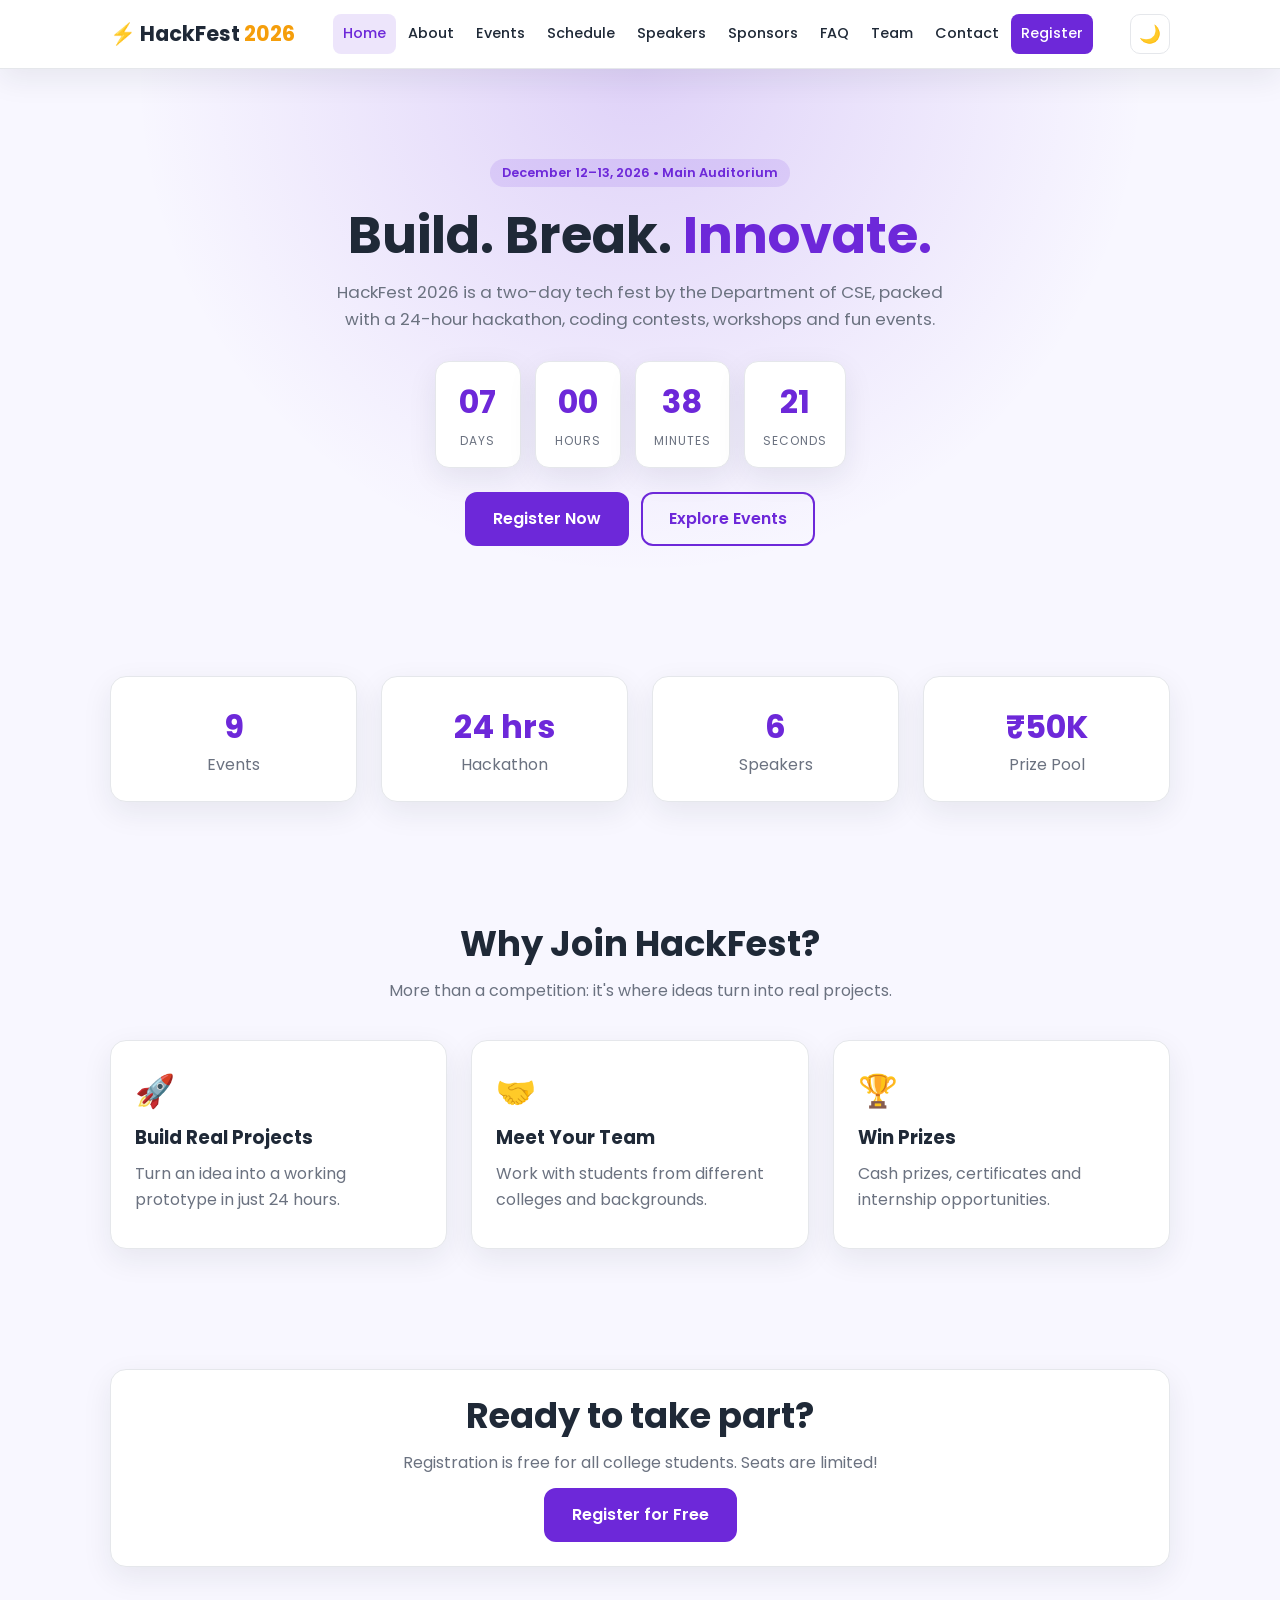
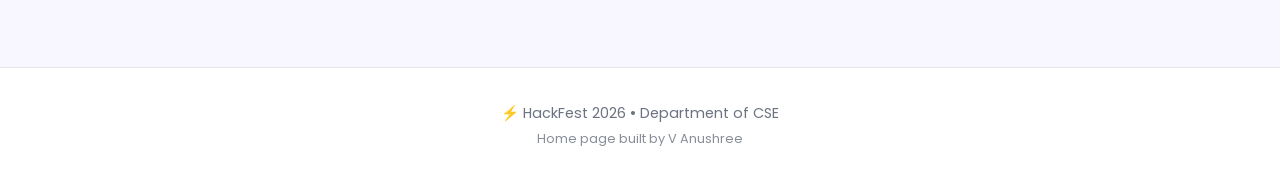
<file: index.html>
<!DOCTYPE html>
<html lang="en">
<head>
<meta charset="UTF-8">
<meta name="viewport" content="width=device-width, initial-scale=1.0">
<title>HackFest 2026 | CSE Tech Fest</title>
<link rel="stylesheet" href="css/base.css">
<link rel="stylesheet" href="css/layout.css">
<link rel="stylesheet" href="css/components.css">
<script src="js/theme.js" defer></script>
<script src="js/nav.js" defer></script>
<script src="js/countdown.js" defer></script>
</head>
<body>
<header class="site-header">
<div class="container nav">
<a href="index.html" class="logo">⚡ HackFest<span>2026</span></a>
<nav id="navLinks" class="nav-links">
<a href="index.html">Home</a>
<a href="about.html">About</a>
<a href="events.html">Events</a>
<a href="schedule.html">Schedule</a>
<a href="speakers.html">Speakers</a>
<a href="sponsors.html">Sponsors</a>
<a href="faq.html">FAQ</a>
<a href="team.html">Team</a>
<a href="contact.html">Contact</a>
<a href="register.html" class="nav-cta">Register</a>
</nav>
<div class="nav-actions">
<button id="themeToggle" class="icon-btn" aria-label="Toggle dark mode">🌙</button>
<button id="menuToggle" class="icon-btn menu-toggle" aria-label="Open menu">☰</button>
</div>
</div>
</header>

<main>
<section class="hero">
<div class="container">
<span class="badge">December 12–13, 2026 • Main Auditorium</span>
<h1>Build. Break. <span class="highlight">Innovate.</span></h1>
<p>HackFest 2026 is a two-day tech fest by the Department of CSE, packed with a 24-hour hackathon, coding contests, workshops and fun events.</p>

<div class="countdown">
<div class="time-box"><span id="days">00</span><small>Days</small></div>
<div class="time-box"><span id="hours">00</span><small>Hours</small></div>
<div class="time-box"><span id="minutes">00</span><small>Minutes</small></div>
<div class="time-box"><span id="seconds">00</span><small>Seconds</small></div>
</div>
<p id="countdownMessage"></p>

<div class="hero-actions">
<a href="register.html" class="btn">Register Now</a>
<a href="events.html" class="btn btn-outline">Explore Events</a>
</div>
</div>
</section>

<section class="section">
<div class="container grid grid-4">
<div class="card stat"><strong>9</strong><span class="text-muted">Events</span></div>
<div class="card stat"><strong>24 hrs</strong><span class="text-muted">Hackathon</span></div>
<div class="card stat"><strong>6</strong><span class="text-muted">Speakers</span></div>
<div class="card stat"><strong>₹50K</strong><span class="text-muted">Prize Pool</span></div>
</div>
</section>

<section class="section">
<div class="container">
<div class="section-title">
<h2>Why Join HackFest?</h2>
<p>More than a competition: it's where ideas turn into real projects.</p>
</div>
<div class="grid grid-3">
<div class="card">
<div class="card-icon">🚀</div>
<h3>Build Real Projects</h3>
<p class="text-muted">Turn an idea into a working prototype in just 24 hours.</p>
</div>
<div class="card">
<div class="card-icon">🤝</div>
<h3>Meet Your Team</h3>
<p class="text-muted">Work with students from different colleges and backgrounds.</p>
</div>
<div class="card">
<div class="card-icon">🏆</div>
<h3>Win Prizes</h3>
<p class="text-muted">Cash prizes, certificates and internship opportunities.</p>
</div>
</div>
</div>
</section>

<section class="section">
<div class="container">
<div class="card text-center">
<h2>Ready to take part?</h2>
<p class="text-muted">Registration is free for all college students. Seats are limited!</p>
<a href="register.html" class="btn">Register for Free</a>
</div>
</div>
</section>
</main>

<footer class="site-footer">
<div class="container">
<p>⚡ HackFest 2026 • Department of CSE</p>
<p class="credit">Home page built by V Anushree</p>
</div>
</footer>
</body>
</html>
</file>
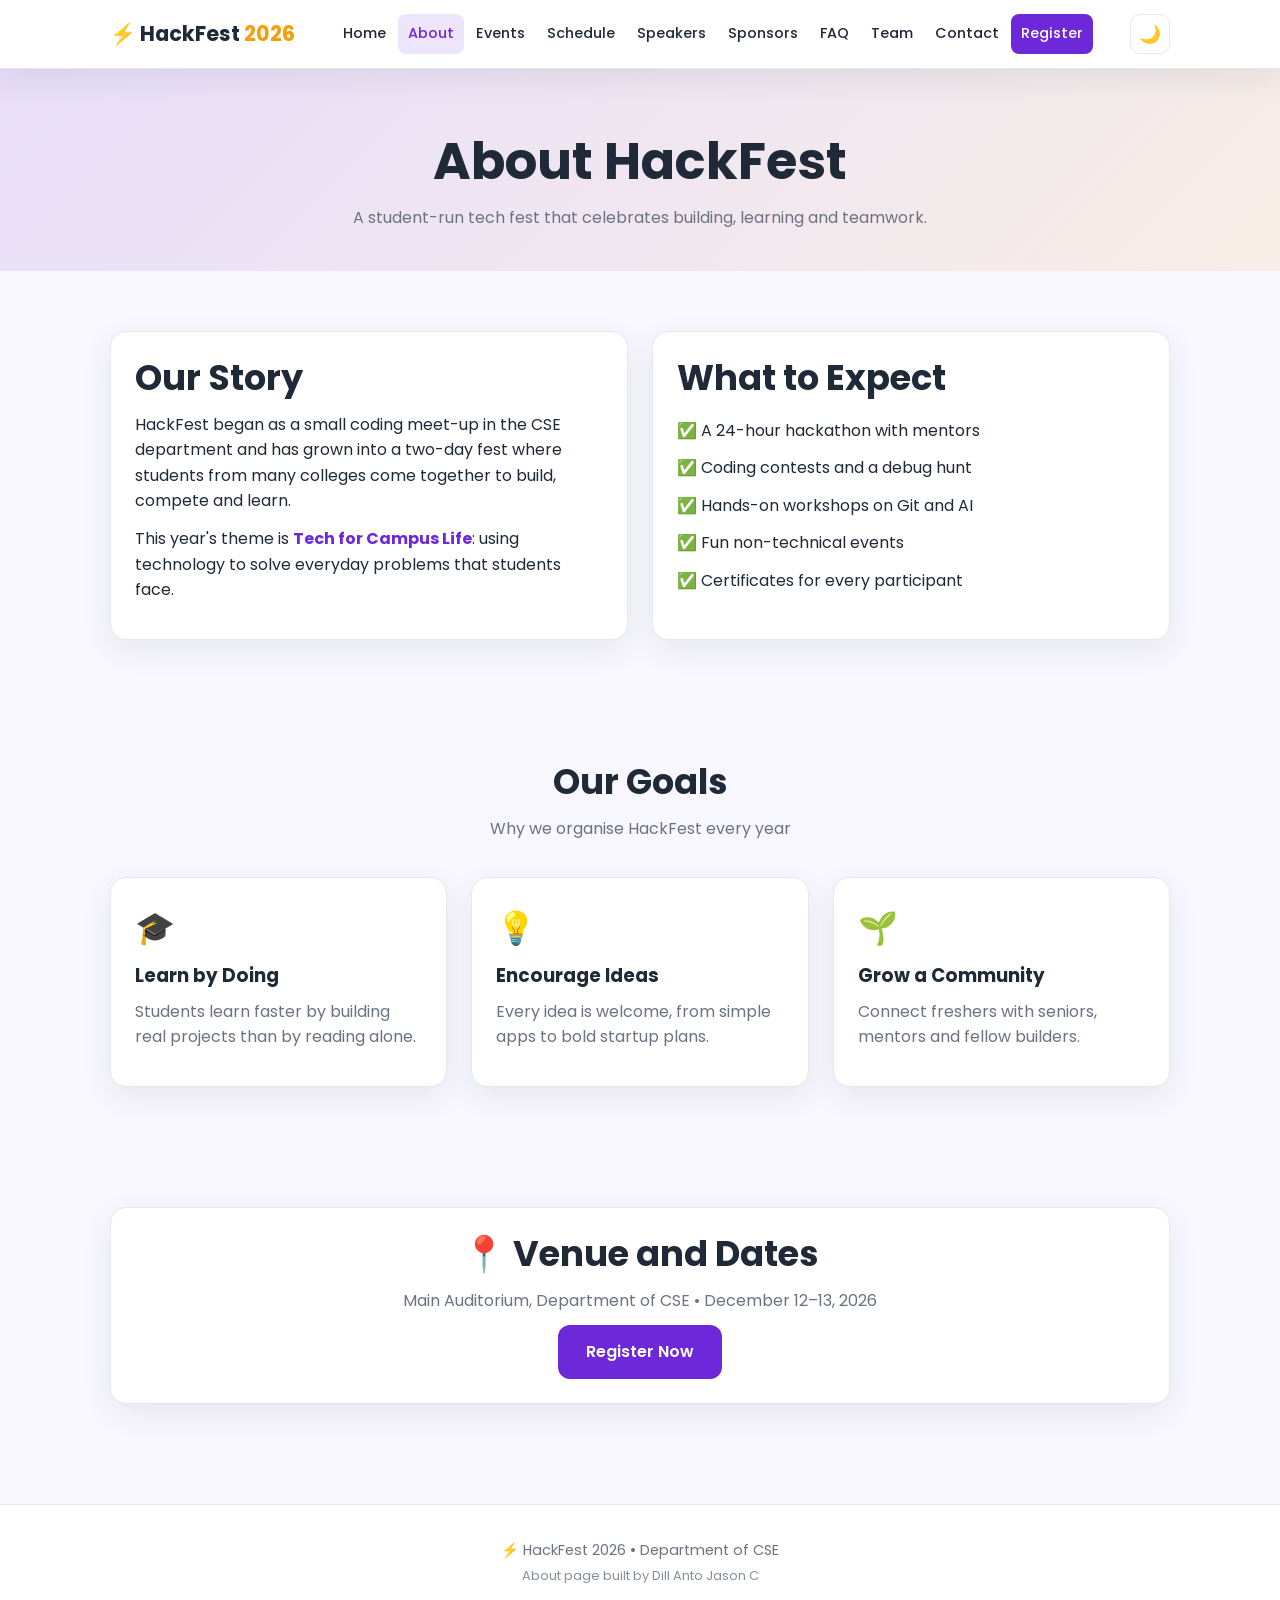
<file: about.html>
<!DOCTYPE html>
<html lang="en">
<head>
<meta charset="UTF-8">
<meta name="viewport" content="width=device-width, initial-scale=1.0">
<title>About | HackFest 2026</title>
<link rel="stylesheet" href="css/base.css">
<link rel="stylesheet" href="css/layout.css">
<link rel="stylesheet" href="css/components.css">
<script src="js/theme.js" defer></script>
<script src="js/nav.js" defer></script>
</head>
<body>
<header class="site-header">
<div class="container nav">
<a href="index.html" class="logo">⚡ HackFest<span>2026</span></a>
<nav id="navLinks" class="nav-links">
<a href="index.html">Home</a>
<a href="about.html">About</a>
<a href="events.html">Events</a>
<a href="schedule.html">Schedule</a>
<a href="speakers.html">Speakers</a>
<a href="sponsors.html">Sponsors</a>
<a href="faq.html">FAQ</a>
<a href="team.html">Team</a>
<a href="contact.html">Contact</a>
<a href="register.html" class="nav-cta">Register</a>
</nav>
<div class="nav-actions">
<button id="themeToggle" class="icon-btn" aria-label="Toggle dark mode">🌙</button>
<button id="menuToggle" class="icon-btn menu-toggle" aria-label="Open menu">☰</button>
</div>
</div>
</header>

<main>
<section class="page-hero">
<div class="container">
<h1>About HackFest</h1>
<p>A student-run tech fest that celebrates building, learning and teamwork.</p>
</div>
</section>

<section class="section">
<div class="container grid grid-2">
<div class="card">
<h2>Our Story</h2>
<p>HackFest began as a small coding meet-up in the CSE department and has grown into a two-day fest where students from many colleges come together to build, compete and learn.</p>
<p>This year's theme is <strong class="highlight">Tech for Campus Life</strong>: using technology to solve everyday problems that students face.</p>
</div>
<div class="card">
<h2>What to Expect</h2>
<ul class="check-list">
<li>✅ A 24-hour hackathon with mentors</li>
<li>✅ Coding contests and a debug hunt</li>
<li>✅ Hands-on workshops on Git and AI</li>
<li>✅ Fun non-technical events</li>
<li>✅ Certificates for every participant</li>
</ul>
</div>
</div>
</section>

<section class="section">
<div class="container">
<div class="section-title">
<h2>Our Goals</h2>
<p>Why we organise HackFest every year</p>
</div>
<div class="grid grid-3">
<div class="card">
<div class="card-icon">🎓</div>
<h3>Learn by Doing</h3>
<p class="text-muted">Students learn faster by building real projects than by reading alone.</p>
</div>
<div class="card">
<div class="card-icon">💡</div>
<h3>Encourage Ideas</h3>
<p class="text-muted">Every idea is welcome, from simple apps to bold startup plans.</p>
</div>
<div class="card">
<div class="card-icon">🌱</div>
<h3>Grow a Community</h3>
<p class="text-muted">Connect freshers with seniors, mentors and fellow builders.</p>
</div>
</div>
</div>
</section>

<section class="section">
<div class="container">
<div class="card text-center">
<h2>📍 Venue and Dates</h2>
<p class="text-muted">Main Auditorium, Department of CSE • December 12–13, 2026</p>
<a href="register.html" class="btn">Register Now</a>
</div>
</div>
</section>
</main>

<footer class="site-footer">
<div class="container">
<p>⚡ HackFest 2026 • Department of CSE</p>
<p class="credit">About page built by Dill Anto Jason C</p>
</div>
</footer>
</body>
</html>
</file>
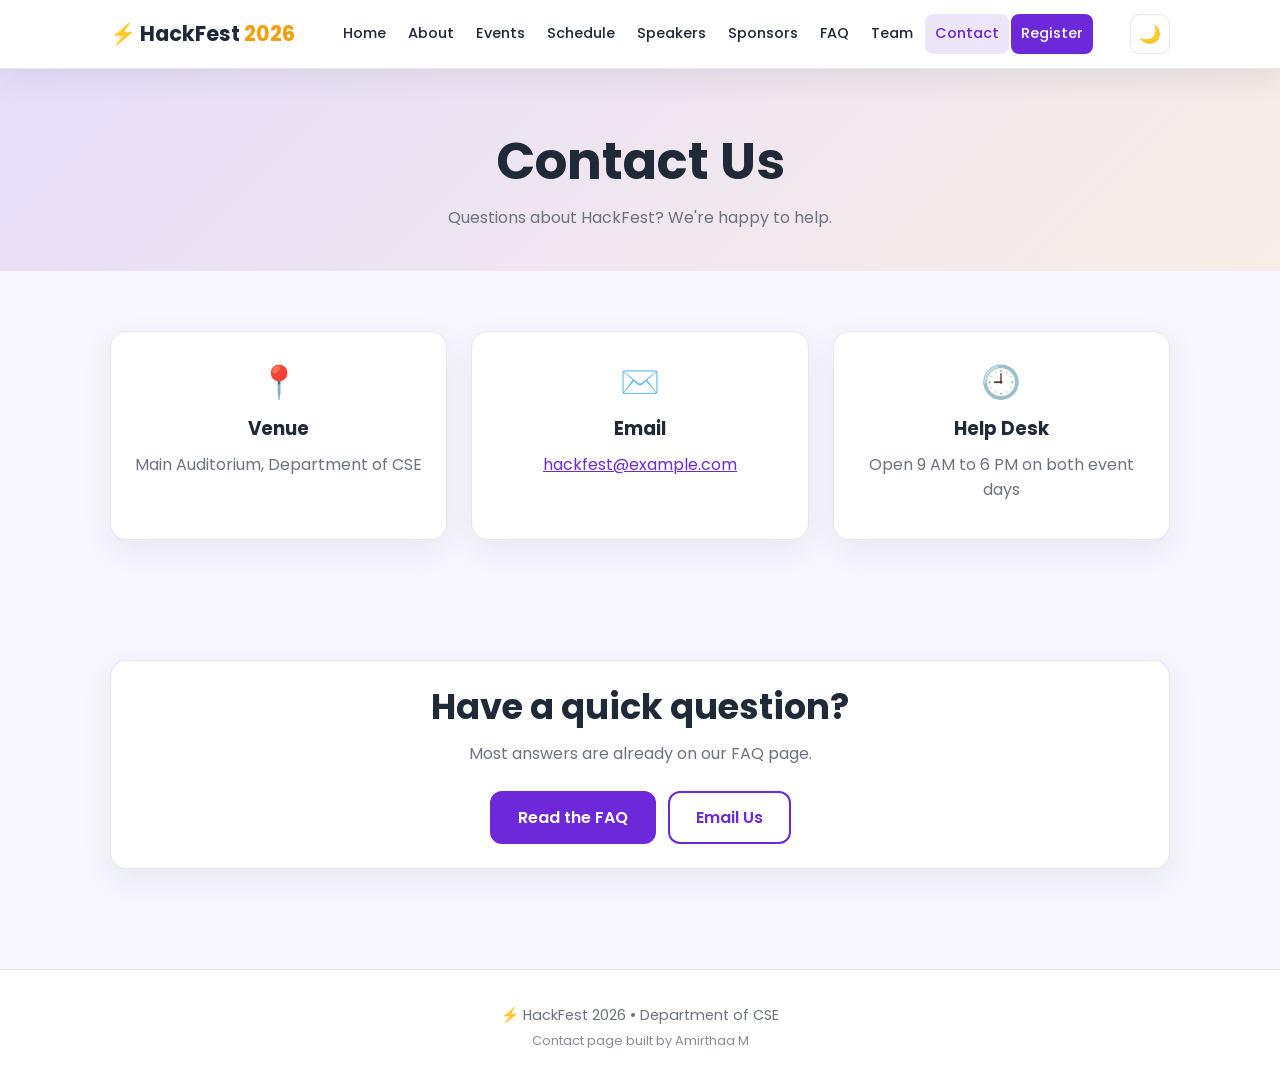
<file: contact.html>
<!DOCTYPE html>
<html lang="en">
<head>
<meta charset="UTF-8">
<meta name="viewport" content="width=device-width, initial-scale=1.0">
<title>Contact | HackFest 2026</title>
<link rel="stylesheet" href="css/base.css">
<link rel="stylesheet" href="css/layout.css">
<link rel="stylesheet" href="css/components.css">
<script src="js/theme.js" defer></script>
<script src="js/nav.js" defer></script>
</head>
<body>
<header class="site-header">
<div class="container nav">
<a href="index.html" class="logo">⚡ HackFest<span>2026</span></a>
<nav id="navLinks" class="nav-links">
<a href="index.html">Home</a>
<a href="about.html">About</a>
<a href="events.html">Events</a>
<a href="schedule.html">Schedule</a>
<a href="speakers.html">Speakers</a>
<a href="sponsors.html">Sponsors</a>
<a href="faq.html">FAQ</a>
<a href="team.html">Team</a>
<a href="contact.html">Contact</a>
<a href="register.html" class="nav-cta">Register</a>
</nav>
<div class="nav-actions">
<button id="themeToggle" class="icon-btn" aria-label="Toggle dark mode">🌙</button>
<button id="menuToggle" class="icon-btn menu-toggle" aria-label="Open menu">☰</button>
</div>
</div>
</header>

<main>
<section class="page-hero">
<div class="container">
<h1>Contact Us</h1>
<p>Questions about HackFest? We're happy to help.</p>
</div>
</section>

<section class="section">
<div class="container grid grid-3">
<div class="card text-center">
<div class="card-icon">📍</div>
<h3>Venue</h3>
<p class="text-muted">Main Auditorium, Department of CSE</p>
</div>
<div class="card text-center">
<div class="card-icon">✉️</div>
<h3>Email</h3>
<p><a href="mailto:hackfest@example.com">hackfest@example.com</a></p>
</div>
<div class="card text-center">
<div class="card-icon">🕘</div>
<h3>Help Desk</h3>
<p class="text-muted">Open 9 AM to 6 PM on both event days</p>
</div>
</div>
</section>

<section class="section">
<div class="container">
<div class="card text-center">
<h2>Have a quick question?</h2>
<p class="text-muted">Most answers are already on our FAQ page.</p>
<div class="hero-actions">
<a href="faq.html" class="btn">Read the FAQ</a>
<a href="mailto:hackfest@example.com" class="btn btn-outline">Email Us</a>
</div>
</div>
</div>
</section>
</main>

<footer class="site-footer">
<div class="container">
<p>⚡ HackFest 2026 • Department of CSE</p>
<p class="credit">Contact page built by Amirthaa M</p>
</div>
</footer>
</body>
</html>
</file>
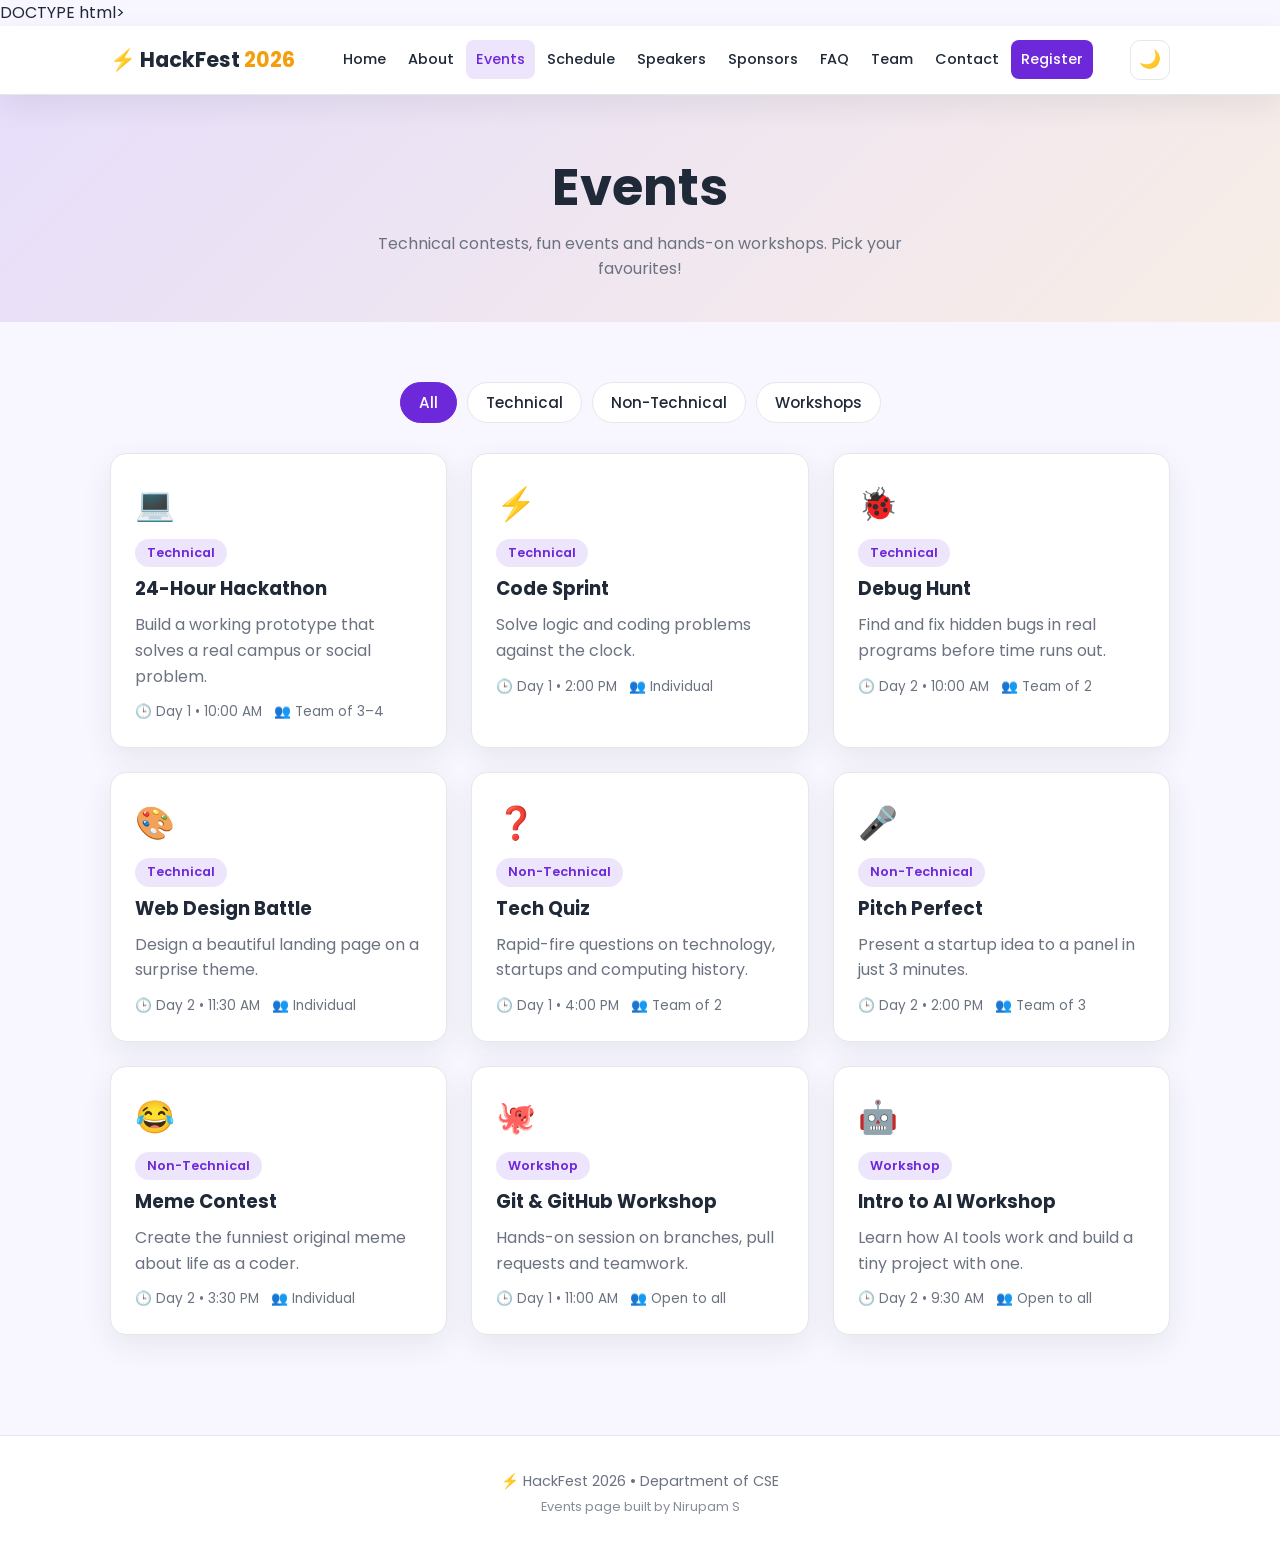
<file: events.html>
DOCTYPE html>	
<html lang="en">
<head>
<meta charset="UTF-8">
<meta name="viewport" content="width=device-width, initial-scale=1.0">
<title>Events | HackFest 2026</title>
<link rel="stylesheet" href="css/base.css">
<link rel="stylesheet" href="css/layout.css">
<link rel="stylesheet" href="css/components.css">
<script src="js/theme.js" defer></script>
<script src="js/nav.js" defer></script>
<script src="js/events.js" defer></script>
</head>
<body>
<header class="site-header">
<div class="container nav">
<a href="index.html" class="logo">⚡ HackFest<span>2026</span></a>
<nav id="navLinks" class="nav-links">
<a href="index.html">Home</a>
<a href="about.html">About</a>
<a href="events.html">Events</a>
<a href="schedule.html">Schedule</a>
<a href="speakers.html">Speakers</a>
<a href="sponsors.html">Sponsors</a>
<a href="faq.html">FAQ</a>
<a href="team.html">Team</a>
<a href="contact.html">Contact</a>
<a href="register.html" class="nav-cta">Register</a>
</nav>
<div class="nav-actions">
<button id="themeToggle" class="icon-btn" aria-label="Toggle dark mode">🌙</button>
<button id="menuToggle" class="icon-btn menu-toggle" aria-label="Open menu">☰</button>
</div>
</div>
</header>

<main>
<section class="page-hero">
<div class="container">
<h1>Events</h1>
<p>Technical contests, fun events and hands-on workshops. Pick your favourites!</p>
</div>
</section>

<section class="section">
<div class="container">
<div class="filters">
<button class="filter-btn active" data-filter="all">All</button>
<button class="filter-btn" data-filter="technical">Technical</button>
<button class="filter-btn" data-filter="non-technical">Non-Technical</button>
<button class="filter-btn" data-filter="workshop">Workshops</button>
</div>

<div id="eventsGrid" class="grid grid-3"></div>
</div>
</section>
</main>

<footer class="site-footer">
<div class="container">
<p>⚡ HackFest 2026 • Department of CSE</p>
<p class="credit">Events page built by Nirupam S</p>
</div>
</footer>
</body>
</html>
</file>
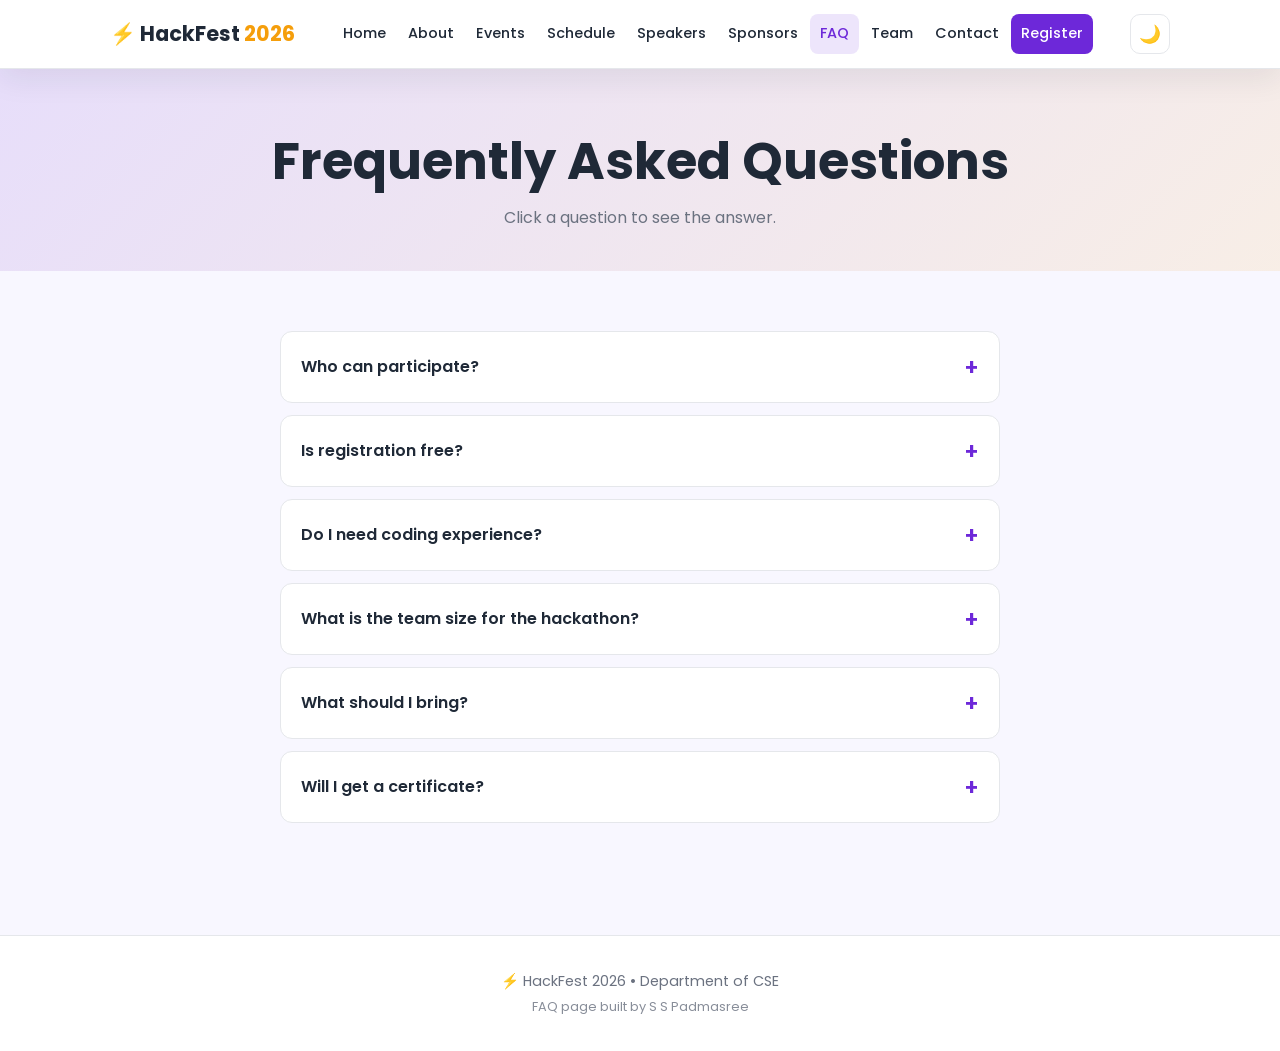
<file: faq.html>
<!DOCTYPE html>
<html lang="en">
<head>
<meta charset="UTF-8">
<meta name="viewport" content="width=device-width, initial-scale=1.0">
<title>FAQ | HackFest 2026</title>
<link rel="stylesheet" href="css/base.css">
<link rel="stylesheet" href="css/layout.css">
<link rel="stylesheet" href="css/components.css">
<script src="js/theme.js" defer></script>
<script src="js/nav.js" defer></script>
<script src="js/faq.js" defer></script>
</head>
<body>
<header class="site-header">
<div class="container nav">
<a href="index.html" class="logo">⚡ HackFest<span>2026</span></a>
<nav id="navLinks" class="nav-links">
<a href="index.html">Home</a>
<a href="about.html">About</a>
<a href="events.html">Events</a>
<a href="schedule.html">Schedule</a>
<a href="speakers.html">Speakers</a>
<a href="sponsors.html">Sponsors</a>
<a href="faq.html">FAQ</a>
<a href="team.html">Team</a>
<a href="contact.html">Contact</a>
<a href="register.html" class="nav-cta">Register</a>
</nav>
<div class="nav-actions">
<button id="themeToggle" class="icon-btn" aria-label="Toggle dark mode">🌙</button>
<button id="menuToggle" class="icon-btn menu-toggle" aria-label="Open menu">☰</button>
</div>
</div>
</header>

<main>
<section class="page-hero">
<div class="container">
<h1>Frequently Asked Questions</h1>
<p>Click a question to see the answer.</p>
</div>
</section>

<section class="section">
<div class="container faq-list">
<div class="faq-item">
<button class="faq-question" aria-expanded="false"><span>Who can participate?</span><span class="icon">+</span></button>
<div class="faq-answer" hidden><p>Any college student can take part, from first year to final year, from any department.</p></div>
</div>
<div class="faq-item">
<button class="faq-question" aria-expanded="false"><span>Is registration free?</span><span class="icon">+</span></button>
<div class="faq-answer" hidden><p>Yes. Registration is completely free, but seats are limited, so register early.</p></div>
</div>
<div class="faq-item">
<button class="faq-question" aria-expanded="false"><span>Do I need coding experience?</span><span class="icon">+</span></button>
<div class="faq-answer" hidden><p>No. Beginners are welcome. Workshops and non-technical events need no coding at all.</p></div>
</div>
<div class="faq-item">
<button class="faq-question" aria-expanded="false"><span>What is the team size for the hackathon?</span><span class="icon">+</span></button>
<div class="faq-answer" hidden><p>Teams have 3 to 4 members. You can also come alone and find a team on Day 1.</p></div>
</div>
<div class="faq-item">
<button class="faq-question" aria-expanded="false"><span>What should I bring?</span><span class="icon">+</span></button>
<div class="faq-answer" hidden><p>Your laptop, charger, college ID card and lots of energy!</p></div>
</div>
<div class="faq-item">
<button class="faq-question" aria-expanded="false"><span>Will I get a certificate?</span><span class="icon">+</span></button>
<div class="faq-answer" hidden><p>Yes. Every participant gets a certificate, and winners receive prizes too.</p></div>
</div>
</div>
</section>
</main>

<footer class="site-footer">
<div class="container">
<p>⚡ HackFest 2026 • Department of CSE</p>
<p class="credit">FAQ page built by S S Padmasree</p>
</div>
</footer>
</body>
</html>
</file>
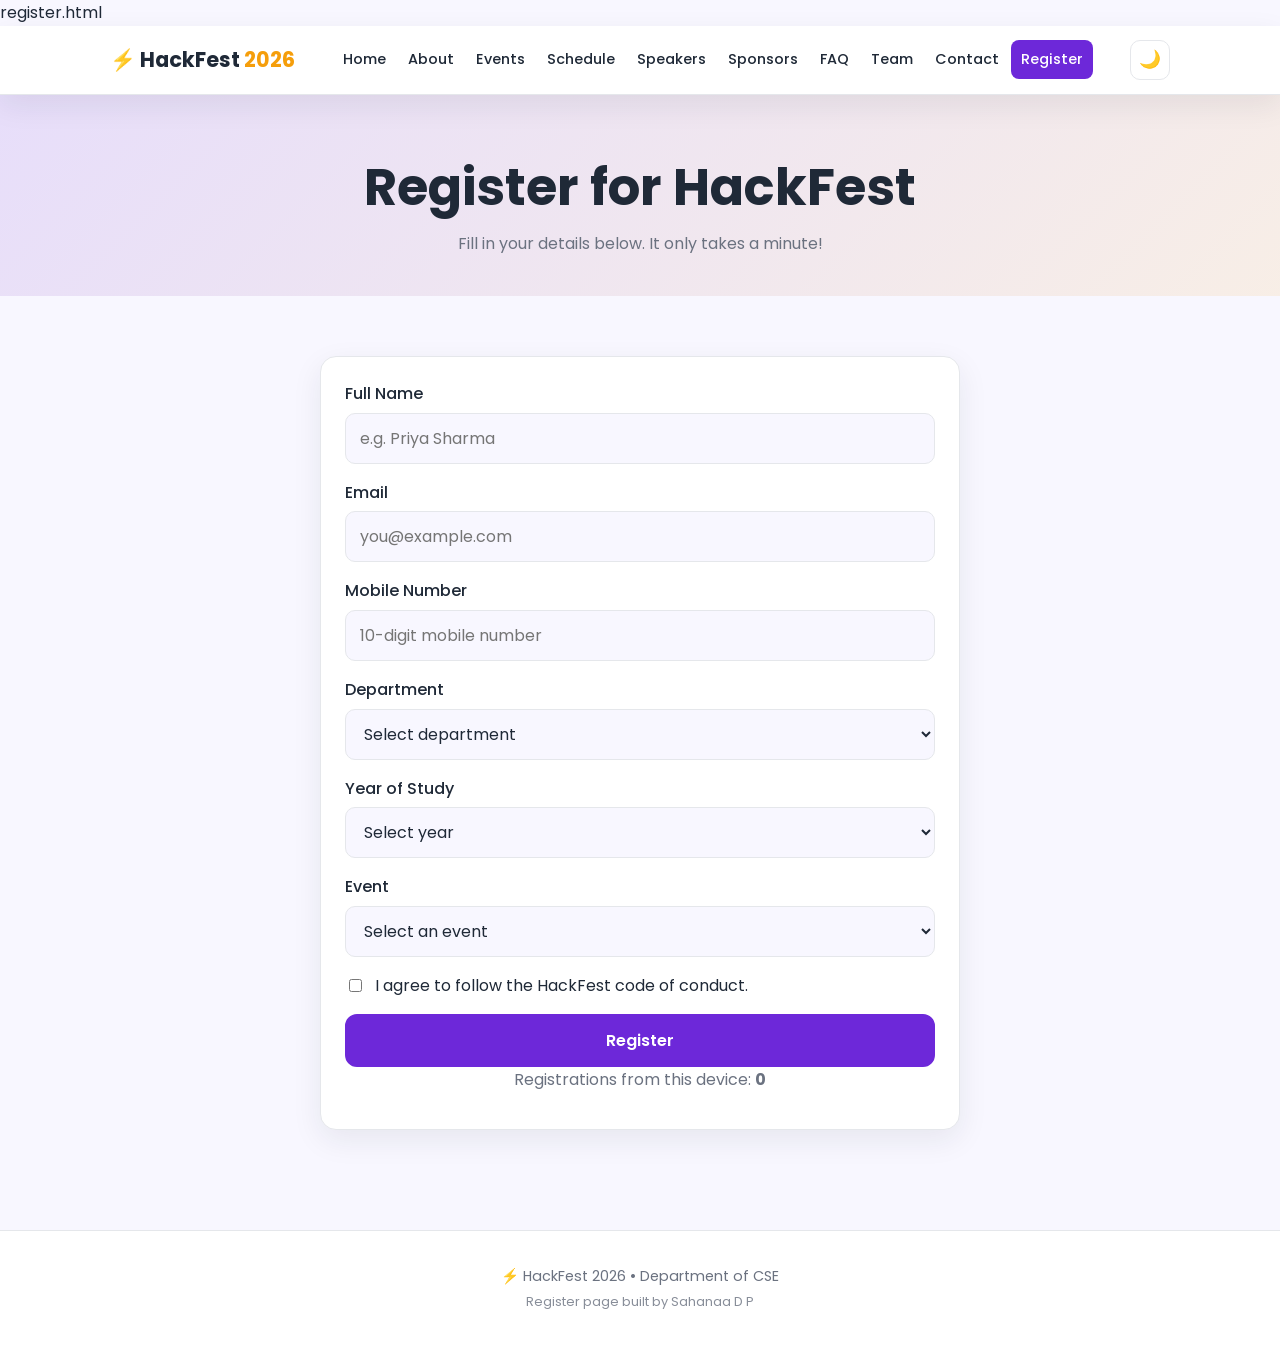
<file: register.html>
<!DOCTYPE html>
<html lang="en">
<head> register.html
<meta charset="UTF-8">
<meta name="viewport" content="width=device-width, initial-scale=1.0">
<title>Register | HackFest 2026</title>
<link rel="stylesheet" href="css/base.css">
<link rel="stylesheet" href="css/layout.css">
<link rel="stylesheet" href="css/components.css">
<script src="js/theme.js" defer></script>
<script src="js/nav.js" defer></script>
<script src="js/register.js" defer></script>
</head>
<body>
<header class="site-header">
<div class="container nav">
<a href="index.html" class="logo">⚡ HackFest<span>2026</span></a>
<nav id="navLinks" class="nav-links">
<a href="index.html">Home</a>
<a href="about.html">About</a>
<a href="events.html">Events</a>
<a href="schedule.html">Schedule</a>
<a href="speakers.html">Speakers</a>
<a href="sponsors.html">Sponsors</a>
<a href="faq.html">FAQ</a>
<a href="team.html">Team</a>
<a href="contact.html">Contact</a>
<a href="register.html" class="nav-cta">Register</a>
</nav>
<div class="nav-actions">
<button id="themeToggle" class="icon-btn" aria-label="Toggle dark mode">🌙</button>
<button id="menuToggle" class="icon-btn menu-toggle" aria-label="Open menu">☰</button>
</div>
</div>
</header>

<main>
<section class="page-hero">
<div class="container">
<h1>Register for HackFest</h1>
<p>Fill in your details below. It only takes a minute!</p>
</div>
</section>

<section class="section">
<div class="container">
<form id="registerForm" class="card form-card" novalidate>
<div class="form-group">
<label for="fullName">Full Name</label>
<input id="fullName" type="text" placeholder="e.g. Priya Sharma">
</div>

<div class="form-group">
<label for="email">Email</label>
<input id="email" type="email" placeholder="you@example.com">
</div>

<div class="form-group">
<label for="phone">Mobile Number</label>
<input id="phone" type="tel" placeholder="10-digit mobile number">
</div>

<div class="form-group">
<label for="department">Department</label>
<select id="department">
<option value="">Select department</option>
<option>CSE</option>
<option>IT</option>
<option>ECE</option>
<option>EEE</option>
<option>Mechanical</option>
<option>Other</option>
</select>
</div>

<div class="form-group">
<label for="year">Year of Study</label>
<select id="year">
<option value="">Select year</option>
<option>1st Year</option>
<option>2nd Year</option>
<option>3rd Year</option>
<option>4th Year</option>
</select>
</div>

<div class="form-group">
<label for="eventChoice">Event</label>
<select id="eventChoice">
<option value="">Select an event</option>
<option>24-Hour Hackathon</option>
<option>Code Sprint</option>
<option>Debug Hunt</option>
<option>Web Design Battle</option>
<option>Tech Quiz</option>
<option>Pitch Perfect</option>
<option>Meme Contest</option>
<option>Git & GitHub Workshop</option>
<option>Intro to AI Workshop</option>
</select>
</div>

<div class="form-group checkbox">
<input id="agree" type="checkbox">
<label for="agree">I agree to follow the HackFest code of conduct.</label>
</div>

<button type="submit" class="btn btn-block">Register</button>

<p id="formMessage" class="form-message" role="status"></p>
<p class="text-muted text-center">Registrations from this device: <strong id="registerCount">0</strong></p>
</form>
</div>
</section>
</main>

<footer class="site-footer">
<div class="container">
<p>⚡ HackFest 2026 • Department of CSE</p>
<p class="credit">Register page built by Sahanaa D P</p>
</div>
</footer>
</body>
</html>
</file>
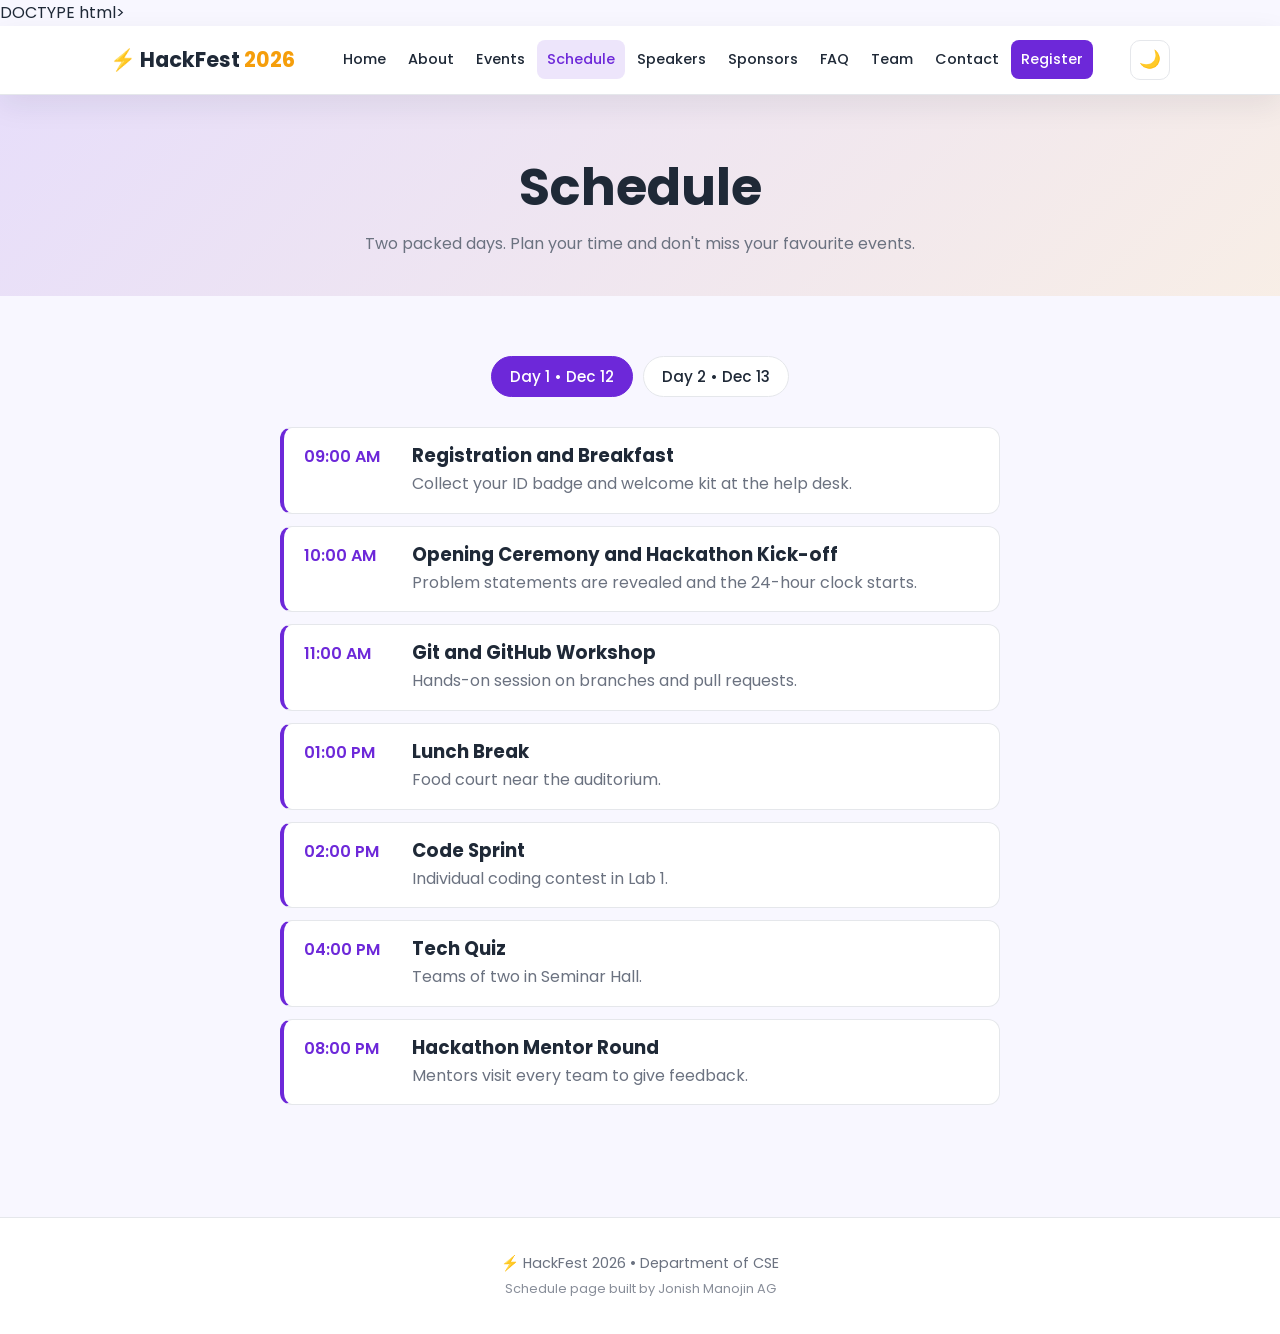
<file: schedule.html>
DOCTYPE html>
<html lang="en">
<head>
<meta charset="UTF-8">
<meta name="viewport" content="width=device-width, initial-scale=1.0">
<title>Schedule | HackFest 2026</title>
<link rel="stylesheet" href="css/base.css">
<link rel="stylesheet" href="css/layout.css">
<link rel="stylesheet" href="css/components.css">
<script src="js/theme.js" defer></script>
<script src="js/nav.js" defer></script>
<script src="js/schedule.js" defer></script>
</head>
<body>
<header class="site-header">
<div class="container nav">
<a href="index.html" class="logo">⚡ HackFest<span>2026</span></a>
<nav id="navLinks" class="nav-links">
<a href="index.html">Home</a>
<a href="about.html">About</a>
<a href="events.html">Events</a>
<a href="schedule.html">Schedule</a>
<a href="speakers.html">Speakers</a>
<a href="sponsors.html">Sponsors</a>
<a href="faq.html">FAQ</a>
<a href="team.html">Team</a>
<a href="contact.html">Contact</a>
<a href="register.html" class="nav-cta">Register</a>
</nav>
<div class="nav-actions">
<button id="themeToggle" class="icon-btn" aria-label="Toggle dark mode">🌙</button>
<button id="menuToggle" class="icon-btn menu-toggle" aria-label="Open menu">☰</button>
</div>
</div>
</header>

<main>
<section class="page-hero">
<div class="container">
<h1>Schedule</h1>
<p>Two packed days. Plan your time and don't miss your favourite events.</p>
</div>
</section>

<section class="section">
<div class="container">
<div class="tabs">
<button class="tab-btn active" data-day="1">Day 1 • Dec 12</button>
<button class="tab-btn" data-day="2">Day 2 • Dec 13</button>
</div>

<ul id="day1" class="timeline tab-panel">
<li><span class="time">09:00 AM</span><div><h3>Registration and Breakfast</h3><p class="text-muted">Collect your ID badge and welcome kit at the help desk.</p></div></li>
<li><span class="time">10:00 AM</span><div><h3>Opening Ceremony and Hackathon Kick-off</h3><p class="text-muted">Problem statements are revealed and the 24-hour clock starts.</p></div></li>
<li><span class="time">11:00 AM</span><div><h3>Git and GitHub Workshop</h3><p class="text-muted">Hands-on session on branches and pull requests.</p></div></li>
<li><span class="time">01:00 PM</span><div><h3>Lunch Break</h3><p class="text-muted">Food court near the auditorium.</p></div></li>
<li><span class="time">02:00 PM</span><div><h3>Code Sprint</h3><p class="text-muted">Individual coding contest in Lab 1.</p></div></li>
<li><span class="time">04:00 PM</span><div><h3>Tech Quiz</h3><p class="text-muted">Teams of two in Seminar Hall.</p></div></li>
<li><span class="time">08:00 PM</span><div><h3>Hackathon Mentor Round</h3><p class="text-muted">Mentors visit every team to give feedback.</p></div></li>
</ul>

<ul id="day2" class="timeline tab-panel" hidden>
<li><span class="time">09:30 AM</span><div><h3>Intro to AI Workshop</h3><p class="text-muted">Build a tiny project with an AI tool.</p></div></li>
<li><span class="time">10:00 AM</span><div><h3>Hackathon Ends • Debug Hunt Starts</h3><p class="text-muted">Final hackathon submissions close; Debug Hunt begins in Lab 2.</p></div></li>
<li><span class="time">11:30 AM</span><div><h3>Web Design Battle</h3><p class="text-muted">Design a landing page on a surprise theme.</p></div></li>
<li><span class="time">01:00 PM</span><div><h3>Lunch Break</h3><p class="text-muted">Food court near the auditorium.</p></div></li>
<li><span class="time">02:00 PM</span><div><h3>Pitch Perfect and Hackathon Demos</h3><p class="text-muted">Teams present their ideas and projects to the judges.</p></div></li>
<li><span class="time">03:30 PM</span><div><h3>Meme Contest</h3><p class="text-muted">Results are shown live on the big screen.</p></div></li>
<li><span class="time">05:00 PM</span><div><h3>Prize Distribution and Closing</h3><p class="text-muted">Winners announced and certificates handed out.</p></div></li>
</ul>
</div>
</section>
</main>

<footer class="site-footer">
<div class="container">
<p>⚡ HackFest 2026 • Department of CSE</p>
<p class="credit">Schedule page built by Jonish Manojin AG</p>
</div>
</footer>
</body>
</html>
</file>
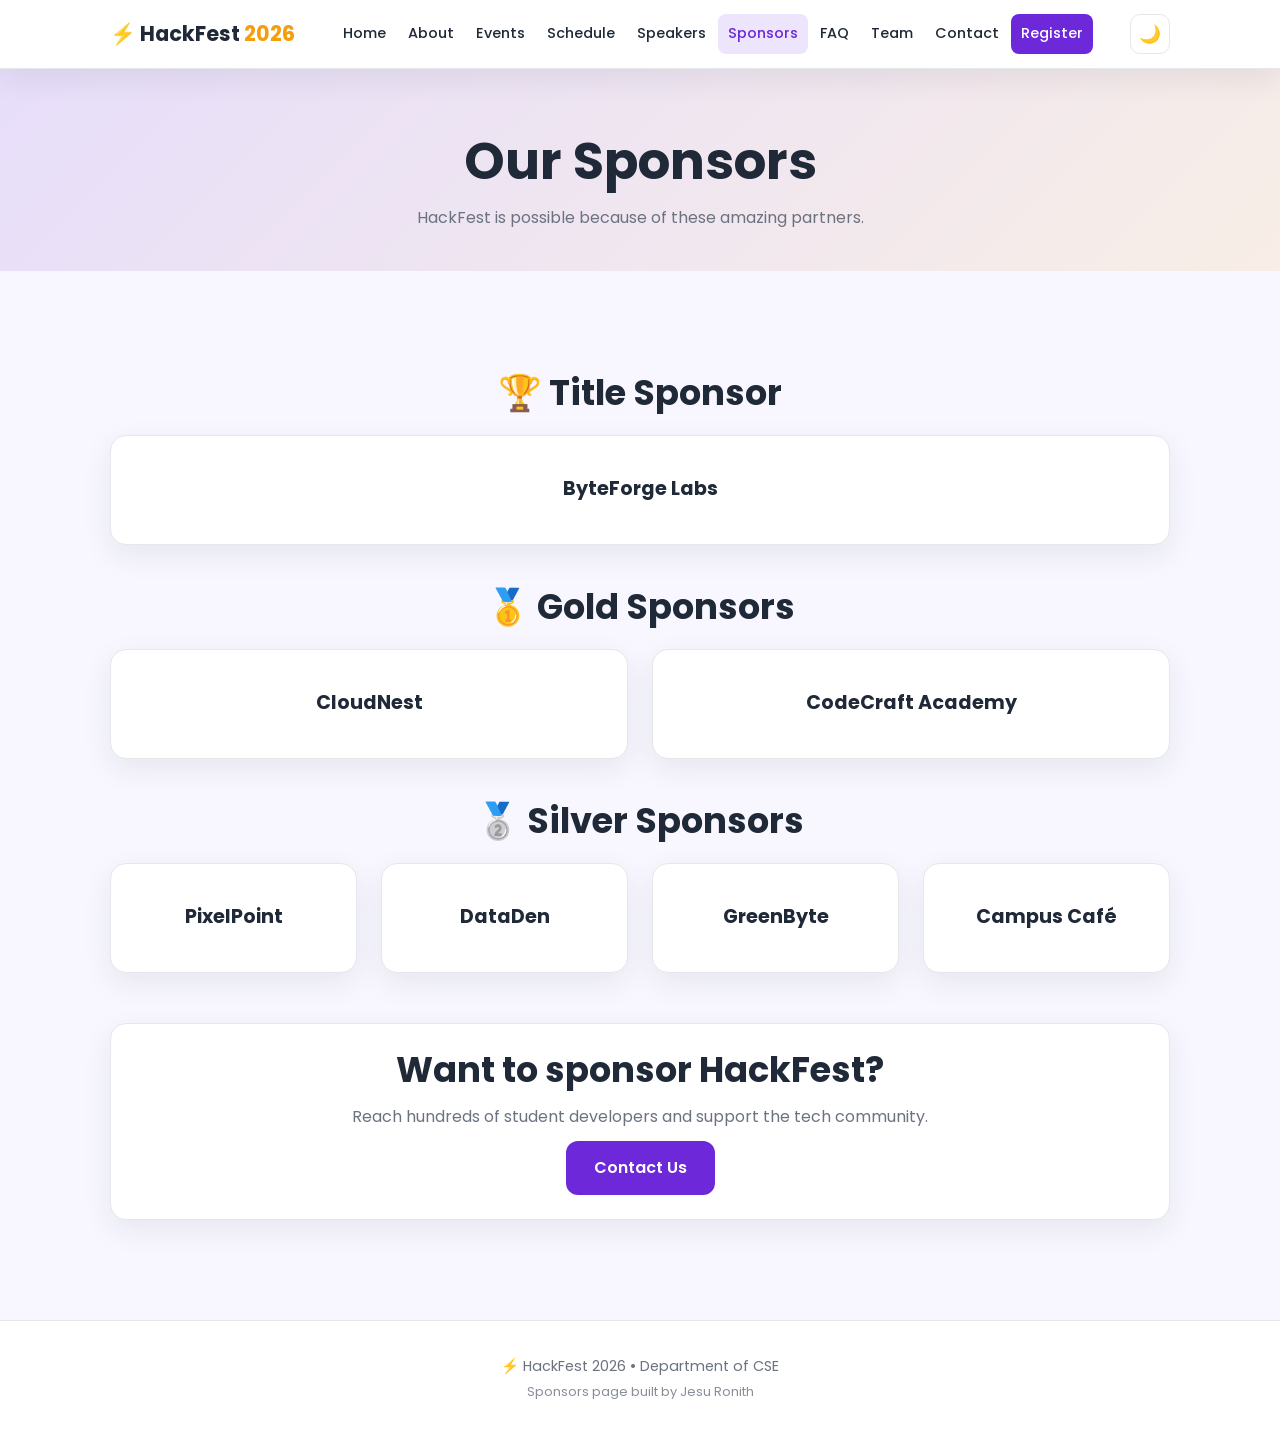
<file: sponsors.html>
<!DOCTYPE html>
<html lang="en">
<head>
<meta charset="UTF-8">
<meta name="viewport" content="width=device-width, initial-scale=1.0">
<title>Sponsors | HackFest 2026</title>
<link rel="stylesheet" href="css/base.css">
<link rel="stylesheet" href="css/layout.css">
<link rel="stylesheet" href="css/components.css">
<script src="js/theme.js" defer></script>
<script src="js/nav.js" defer></script>
</head>
<body>
<header class="site-header">
<div class="container nav">
<a href="index.html" class="logo">⚡ HackFest<span>2026</span></a>
<nav id="navLinks" class="nav-links">
<a href="index.html">Home</a>
<a href="about.html">About</a>
<a href="events.html">Events</a>
<a href="schedule.html">Schedule</a>
<a href="speakers.html">Speakers</a>
<a href="sponsors.html">Sponsors</a>
<a href="faq.html">FAQ</a>
<a href="team.html">Team</a>
<a href="contact.html">Contact</a>
<a href="register.html" class="nav-cta">Register</a>
</nav>
<div class="nav-actions">
<button id="themeToggle" class="icon-btn" aria-label="Toggle dark mode">🌙</button>
<button id="menuToggle" class="icon-btn menu-toggle" aria-label="Open menu">☰</button>
</div>
</div>
</header>

<main>
<section class="page-hero">
<div class="container">
<h1>Our Sponsors</h1>
<p>HackFest is possible because of these amazing partners.</p>
</div>
</section>

<section class="section">
<div class="container">
<h2 class="tier-title">🏆 Title Sponsor</h2>
<div class="grid">
<div class="card sponsor">ByteForge Labs</div>
</div>

<h2 class="tier-title">🥇 Gold Sponsors</h2>
<div class="grid grid-2">
<div class="card sponsor">CloudNest</div>
<div class="card sponsor">CodeCraft Academy</div>
</div>

<h2 class="tier-title">🥈 Silver Sponsors</h2>
<div class="grid grid-4">
<div class="card sponsor">PixelPoint</div>
<div class="card sponsor">DataDen</div>
<div class="card sponsor">GreenByte</div>
<div class="card sponsor">Campus Café</div>
</div>

<div class="card text-center" style="margin-top: 50px;">
<h2>Want to sponsor HackFest?</h2>
<p class="text-muted">Reach hundreds of student developers and support the tech community.</p>
<a href="mailto:hackfest@example.com" class="btn">Contact Us</a>
</div>
</div>
</section>
</main>

<footer class="site-footer">
<div class="container">
<p>⚡ HackFest 2026 • Department of CSE</p>
<p class="credit">Sponsors page built by Jesu Ronith</p>
</div>
</footer>
</body>
</html>
</file>
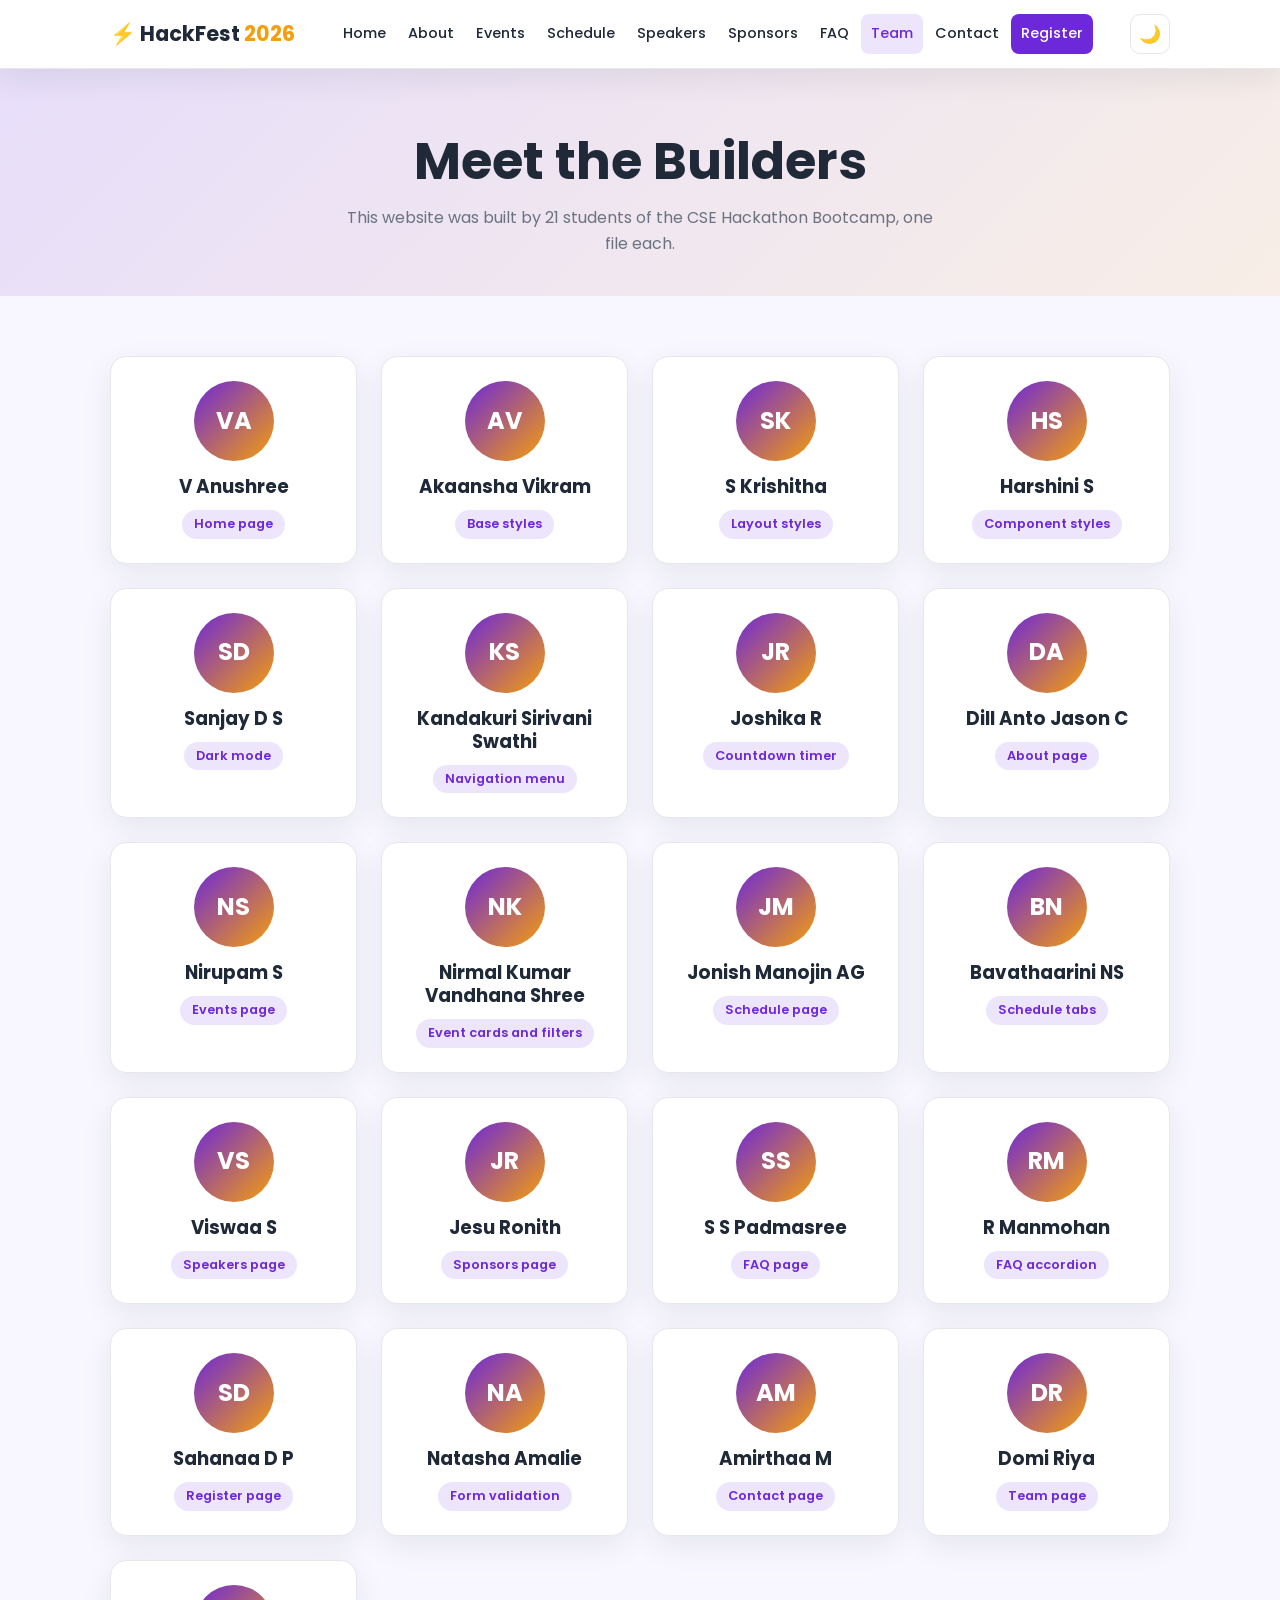
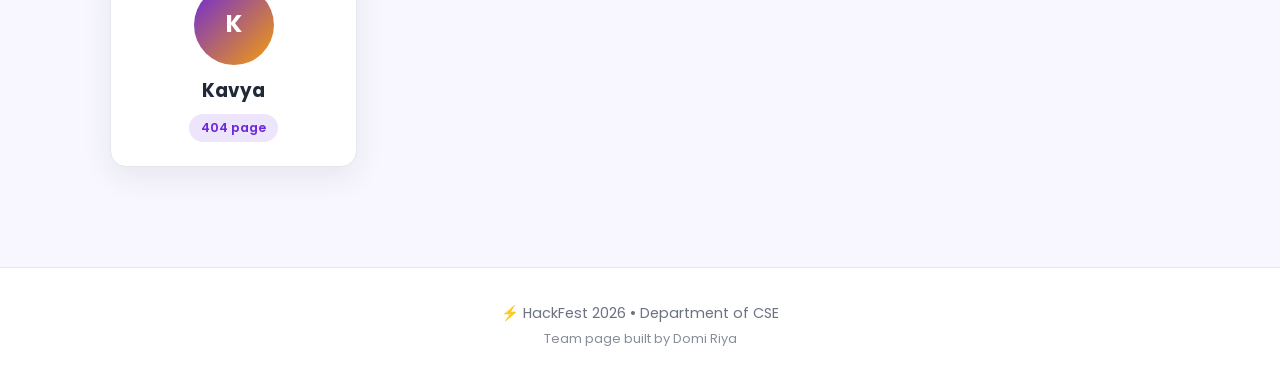
<file: team.html>
<!DOCTYPE html>
<html lang="en">
<head>
<meta charset="UTF-8">
<meta name="viewport" content="width=device-width, initial-scale=1.0">
<title>Team | HackFest 2026</title>
<link rel="stylesheet" href="css/base.css">
<link rel="stylesheet" href="css/layout.css">
<link rel="stylesheet" href="css/components.css">
<script src="js/theme.js" defer></script>
<script src="js/nav.js" defer></script>
</head>
<body>
<header class="site-header">
<div class="container nav">
<a href="index.html" class="logo">⚡ HackFest<span>2026</span></a>
<nav id="navLinks" class="nav-links">
<a href="index.html">Home</a>
<a href="about.html">About</a>
<a href="events.html">Events</a>
<a href="schedule.html">Schedule</a>
<a href="speakers.html">Speakers</a>
<a href="sponsors.html">Sponsors</a>
<a href="faq.html">FAQ</a>
<a href="team.html">Team</a>
<a href="contact.html">Contact</a>
<a href="register.html" class="nav-cta">Register</a>
</nav>
<div class="nav-actions">
<button id="themeToggle" class="icon-btn" aria-label="Toggle dark mode">🌙</button>
<button id="menuToggle" class="icon-btn menu-toggle" aria-label="Open menu">☰</button>
</div>
</div>
</header>

<main>
<section class="page-hero">
<div class="container">
<h1>Meet the Builders</h1>
<p>This website was built by 21 students of the CSE Hackathon Bootcamp, one file each.</p>
</div>
</section>

<section class="section">
<div id="teamGrid" class="container grid grid-4"></div>
</section>
</main>

<footer class="site-footer">
<div class="container">
<p>⚡ HackFest 2026 • Department of CSE</p>
<p class="credit">Team page built by Domi Riya</p>
</div>
</footer>

<script>
    const team = [
      { name: "V Anushree", work: "Home page" },
      { name: "Akaansha Vikram", work: "Base styles" },
      { name: "S Krishitha", work: "Layout styles" },
      { name: "Harshini S", work: "Component styles" },
      { name: "Sanjay D S", work: "Dark mode" },
      { name: "Kandakuri Sirivani Swathi", work: "Navigation menu" },
      { name: "Joshika R", work: "Countdown timer" },
      { name: "Dill Anto Jason C", work: "About page" },
      { name: "Nirupam S", work: "Events page" },
      { name: "Nirmal Kumar Vandhana Shree", work: "Event cards and filters" },
      { name: "Jonish Manojin AG", work: "Schedule page" },
      { name: "Bavathaarini NS", work: "Schedule tabs" },
      { name: "Viswaa S", work: "Speakers page" },
      { name: "Jesu Ronith", work: "Sponsors page" },
      { name: "S S Padmasree", work: "FAQ page" },
      { name: "R Manmohan", work: "FAQ accordion" },
      { name: "Sahanaa D P", work: "Register page" },
      { name: "Natasha Amalie", work: "Form validation" },
      { name: "Amirthaa M", work: "Contact page" },
      { name: "Domi Riya", work: "Team page" },
      { name: "Kavya", work: "404 page" }
    ];

    function getInitials(name) {
      const parts = name.split(" ").filter((part) => part !== "");
      const first = parts[0] ? parts[0][0] : "";
      const second = parts[1] ? parts[1][0] : "";
      return (first + second).toUpperCase();
    }

    const teamGrid = document.querySelector("#teamGrid");

    team.forEach((member) => {
      const card = document.createElement("div");
      card.className = "card text-center";

      const avatar = document.createElement("div");
      avatar.className = "avatar";
      avatar.textContent = getInitials(member.name);

      const name = document.createElement("h3");
      name.textContent = member.name;

      const work = document.createElement("span");
      work.className = "badge";
      work.textContent = member.work;

      card.appendChild(avatar);
      card.appendChild(name);
      card.appendChild(work);
      teamGrid.appendChild(card);
    });
</script>
</body>
</html>
</file>
<file: css/base.css>
/* Base styles: colours, fonts, dark mode, by Akaansha Vikram */
@import url("https://fonts.googleapis.com/css2?family=Poppins:wght@400;500;600;700&display=swap");

:root {
  --primary: #6d28d9;
  --primary-dark: #5b21b6;
  --accent: #f59e0b;
  --link: #6d28d9;
  --bg: #f8f7ff;
  --surface: #ffffff;
  --text: #1f2937;
  --muted: #6b7280;
  --border: #e5e7eb;
  --radius: 16px;
  --shadow: 0 10px 30px rgba(31, 41, 55, 0.08);
}

body.dark {
  --link: #c4b5fd;
  --bg: #0f0b1e;
  --surface: #1c1633;
  --text: #f3f4f6;
  --muted: #a1a1b5;
  --border: #2e2650;
  --shadow: 0 10px 30px rgba(0, 0, 0, 0.4);
}

*,
*::before,
*::after {
  box-sizing: border-box;
}

[hidden] {
  display: none !important;
}

html {
  scroll-behavior: smooth;
}

body {
  margin: 0;
  font-family: "Poppins", Arial, sans-serif;
  background: var(--bg);
  color: var(--text);
  line-height: 1.6;
  transition: background 0.3s, color 0.3s;
}

h1,
h2,
h3 {
  line-height: 1.25;
  margin: 0 0 12px;
}

h1 {
  font-size: clamp(2rem, 5vw, 3.2rem);
}

h2 {
  font-size: clamp(1.5rem, 3.5vw, 2.2rem);
}

h3 {
  font-size: 1.15rem;
}

p {
  margin: 0 0 12px;
}

a {
  color: var(--link);
}

.container {
  width: 100%;
  max-width: 1100px;
  margin: 0 auto;
  padding: 0 20px;
}

.section {
  padding: 60px 0;
}

.section-title {
  text-align: center;
  margin-bottom: 36px;
}

.section-title p {
  color: var(--muted);
}

.text-muted {
  color: var(--muted);
}

.text-center {
  text-align: center;
}

.highlight {
  color: var(--link);
}
</file>
<file: css/layout.css>
/* Layout: header, menu, hero, grids, footer, by S Krishitha */

.site-header {
  position: sticky;
  top: 0;
  z-index: 100;
  background: var(--surface);
  border-bottom: 1px solid var(--border);
  box-shadow: var(--shadow);
}

.nav {
  display: flex;
  align-items: center;
  justify-content: space-between;
  gap: 16px;
  min-height: 68px;
}

.logo {
  font-size: 1.3rem;
  font-weight: 700;
  color: var(--text);
  text-decoration: none;
  white-space: nowrap;
}

.logo span {
  color: var(--accent);
  margin-left: 4px;
}

.nav-links {
  display: flex;
  align-items: center;
  gap: 2px;
}

.nav-links a {
  color: var(--text);
  text-decoration: none;
  font-size: 0.9rem;
  font-weight: 500;
  padding: 8px 10px;
  border-radius: 8px;
}

.nav-links a:hover,
.nav-links a.active {
  background: rgba(109, 40, 217, 0.12);
  color: var(--link);
}

.nav-links a.nav-cta {
  background: var(--primary);
  color: #ffffff;
}

.nav-links a.nav-cta:hover {
  background: var(--primary-dark);
  color: #ffffff;
}

.nav-actions {
  display: flex;
  gap: 8px;
}

.icon-btn {
  width: 40px;
  height: 40px;
  border: 1px solid var(--border);
  background: var(--surface);
  color: var(--text);
  border-radius: 10px;
  font-size: 1.1rem;
  cursor: pointer;
}

.menu-toggle {
  display: none;
}

.hero {
  padding: 90px 0 70px;
  text-align: center;
  background: radial-gradient(circle at top, rgba(109, 40, 217, 0.18), transparent 60%);
}

.hero h1 {
  margin-top: 16px;
}

.hero p {
  max-width: 640px;
  margin: 0 auto 20px;
  color: var(--muted);
  font-size: 1.05rem;
}

.hero-actions {
  display: flex;
  gap: 12px;
  justify-content: center;
  flex-wrap: wrap;
  margin-top: 24px;
}

.page-hero {
  padding: 60px 0 40px;
  text-align: center;
  background: linear-gradient(135deg, rgba(109, 40, 217, 0.12), rgba(245, 158, 11, 0.1));
}

.page-hero p {
  color: var(--muted);
  max-width: 600px;
  margin: 0 auto;
}

.grid {
  display: grid;
  gap: 24px;
}

.grid-2 {
  grid-template-columns: repeat(2, 1fr);
}

.grid-3 {
  grid-template-columns: repeat(3, 1fr);
}

.grid-4 {
  grid-template-columns: repeat(4, 1fr);
}

.site-footer {
  margin-top: 40px;
  padding: 30px 0;
  text-align: center;
  background: var(--surface);
  border-top: 1px solid var(--border);
  color: var(--muted);
  font-size: 0.9rem;
}

.site-footer p {
  margin: 4px 0;
}

.credit {
  font-size: 0.8rem;
  opacity: 0.8;
}

/* Tablets and small laptops: switch to the mobile menu */
@media (max-width: 1024px) {
  .menu-toggle {
    display: inline-block;
  }

  .nav-links {
    display: none;
    position: absolute;
    top: 68px;
    left: 0;
    right: 0;
    flex-direction: column;
    align-items: stretch;
    padding: 12px 20px 20px;
    background: var(--surface);
    border-bottom: 1px solid var(--border);
    box-shadow: var(--shadow);
  }

  .nav-links.open {
    display: flex;
  }
}

@media (max-width: 900px) {
  .grid-3,
  .grid-4 {
    grid-template-columns: repeat(2, 1fr);
  }
}

/* Phones */
@media (max-width: 600px) {
  .grid-2,
  .grid-3,
  .grid-4 {
    grid-template-columns: 1fr;
  }

  .section {
    padding: 45px 0;
  }

  .hero {
    padding: 60px 0 50px;
  }
}
</file>
<file: css/components.css>
/* Components: buttons, cards, forms and more, by Harshini S */

.btn {
  display: inline-block;
  padding: 12px 26px;
  border: 2px solid var(--primary);
  border-radius: 12px;
  background: var(--primary);
  color: #ffffff;
  font-family: inherit;
  font-size: 1rem;
  font-weight: 600;
  text-decoration: none;
  cursor: pointer;
  transition: transform 0.2s, background 0.2s;
}

.btn:hover {
  background: var(--primary-dark);
  border-color: var(--primary-dark);
  color: #ffffff;
  transform: translateY(-2px);
}

.btn-outline {
  background: transparent;
  color: var(--link);
  border-color: var(--link);
}

.btn-outline:hover {
  background: var(--primary);
  border-color: var(--primary);
  color: #ffffff;
}

.btn-block {
  width: 100%;
}

.card {
  background: var(--surface);
  border: 1px solid var(--border);
  border-radius: var(--radius);
  padding: 24px;
  box-shadow: var(--shadow);
  transition: transform 0.2s;
}

.card:hover {
  transform: translateY(-4px);
}

.card-icon {
  font-size: 2rem;
  margin-bottom: 10px;
}

.badge {
  display: inline-block;
  padding: 4px 12px;
  border-radius: 999px;
  font-size: 0.8rem;
  font-weight: 600;
  background: rgba(109, 40, 217, 0.12);
  color: var(--link);
}

.stat {
  text-align: center;
}

.stat strong {
  display: block;
  font-size: 2rem;
  color: var(--link);
}

/* Countdown */
.countdown {
  display: flex;
  justify-content: center;
  gap: 14px;
  flex-wrap: wrap;
  margin: 28px 0 10px;
}

.time-box {
  min-width: 86px;
  padding: 14px 18px;
  background: var(--surface);
  border: 1px solid var(--border);
  border-radius: 14px;
  box-shadow: var(--shadow);
}

.time-box span {
  display: block;
  font-size: 2rem;
  font-weight: 700;
  color: var(--link);
}

.time-box small {
  color: var(--muted);
  text-transform: uppercase;
  font-size: 0.75rem;
  letter-spacing: 1px;
}

/* Filter buttons and tabs */
.filters,
.tabs {
  display: flex;
  justify-content: center;
  gap: 10px;
  flex-wrap: wrap;
  margin-bottom: 30px;
}

.filter-btn,
.tab-btn {
  padding: 8px 18px;
  border: 1px solid var(--border);
  border-radius: 999px;
  background: var(--surface);
  color: var(--text);
  font-family: inherit;
  font-size: 0.95rem;
  font-weight: 500;
  cursor: pointer;
}

.filter-btn.active,
.tab-btn.active {
  background: var(--primary);
  border-color: var(--primary);
  color: #ffffff;
}

.event-meta {
  display: flex;
  gap: 12px;
  flex-wrap: wrap;
  margin-top: 10px;
  color: var(--muted);
  font-size: 0.85rem;
}

/* Schedule timeline */
.timeline {
  list-style: none;
  padding: 0;
  margin: 0 auto;
  max-width: 720px;
}

.timeline li {
  display: flex;
  gap: 18px;
  padding: 16px 20px;
  margin-bottom: 12px;
  background: var(--surface);
  border: 1px solid var(--border);
  border-left: 4px solid var(--primary);
  border-radius: 12px;
}

.timeline .time {
  min-width: 90px;
  font-weight: 600;
  color: var(--link);
}

.timeline h3 {
  margin-bottom: 4px;
}

.timeline p {
  margin: 0;
}

/* Speakers and team avatars */
.avatar {
  width: 80px;
  height: 80px;
  margin: 0 auto 14px;
  border-radius: 50%;
  display: flex;
  align-items: center;
  justify-content: center;
  font-size: 1.5rem;
  font-weight: 700;
  color: #ffffff;
  background: linear-gradient(135deg, #6d28d9, #f59e0b);
}

/* Sponsors */
.tier-title {
  text-align: center;
  margin: 40px 0 20px;
}

.sponsor {
  display: flex;
  align-items: center;
  justify-content: center;
  min-height: 110px;
  font-size: 1.2rem;
  font-weight: 700;
  text-align: center;
}

/* Lists with ticks */
.check-list {
  list-style: none;
  padding: 0;
  margin: 0;
}

.check-list li {
  padding: 6px 0;
}

/* FAQ accordion */
.faq-list {
  max-width: 760px;
  margin: 0 auto;
}

.faq-item {
  margin-bottom: 12px;
  background: var(--surface);
  border: 1px solid var(--border);
  border-radius: 12px;
  overflow: hidden;
}

.faq-question {
  width: 100%;
  display: flex;
  justify-content: space-between;
  align-items: center;
  gap: 12px;
  padding: 18px 20px;
  background: none;
  border: none;
  color: var(--text);
  font-family: inherit;
  font-size: 1rem;
  font-weight: 600;
  text-align: left;
  cursor: pointer;
}

.faq-question .icon {
  font-size: 1.4rem;
  color: var(--link);
  transition: transform 0.2s;
}

.faq-item.open .icon {
  transform: rotate(45deg);
}

.faq-answer {
  padding: 0 20px 18px;
  color: var(--muted);
}

/* Forms */
.form-card {
  max-width: 640px;
  margin: 0 auto;
}

.form-group {
  margin-bottom: 16px;
  text-align: left;
}

.form-group label {
  display: block;
  margin-bottom: 6px;
  font-weight: 500;
}

.form-group input,
.form-group select {
  width: 100%;
  padding: 12px 14px;
  border: 1px solid var(--border);
  border-radius: 10px;
  background: var(--bg);
  color: var(--text);
  font-family: inherit;
  font-size: 1rem;
}

.form-group input:focus,
.form-group select:focus {
  outline: 2px solid var(--primary);
  border-color: transparent;
}

.checkbox {
  display: flex;
  align-items: flex-start;
  gap: 10px;
}

.checkbox input {
  width: auto;
  padding: 0;
  margin-top: 6px;
}

.checkbox label {
  margin: 0;
  font-weight: 400;
}

.form-message {
  margin-top: 16px;
  padding: 12px 16px;
  border-radius: 10px;
  font-weight: 500;
}

.form-message:empty {
  display: none;
}

.form-message.success {
  background: #dcfce7;
  color: #166534;
}

.form-message.error {
  background: #fee2e2;
  color: #991b1b;
}
</file>
